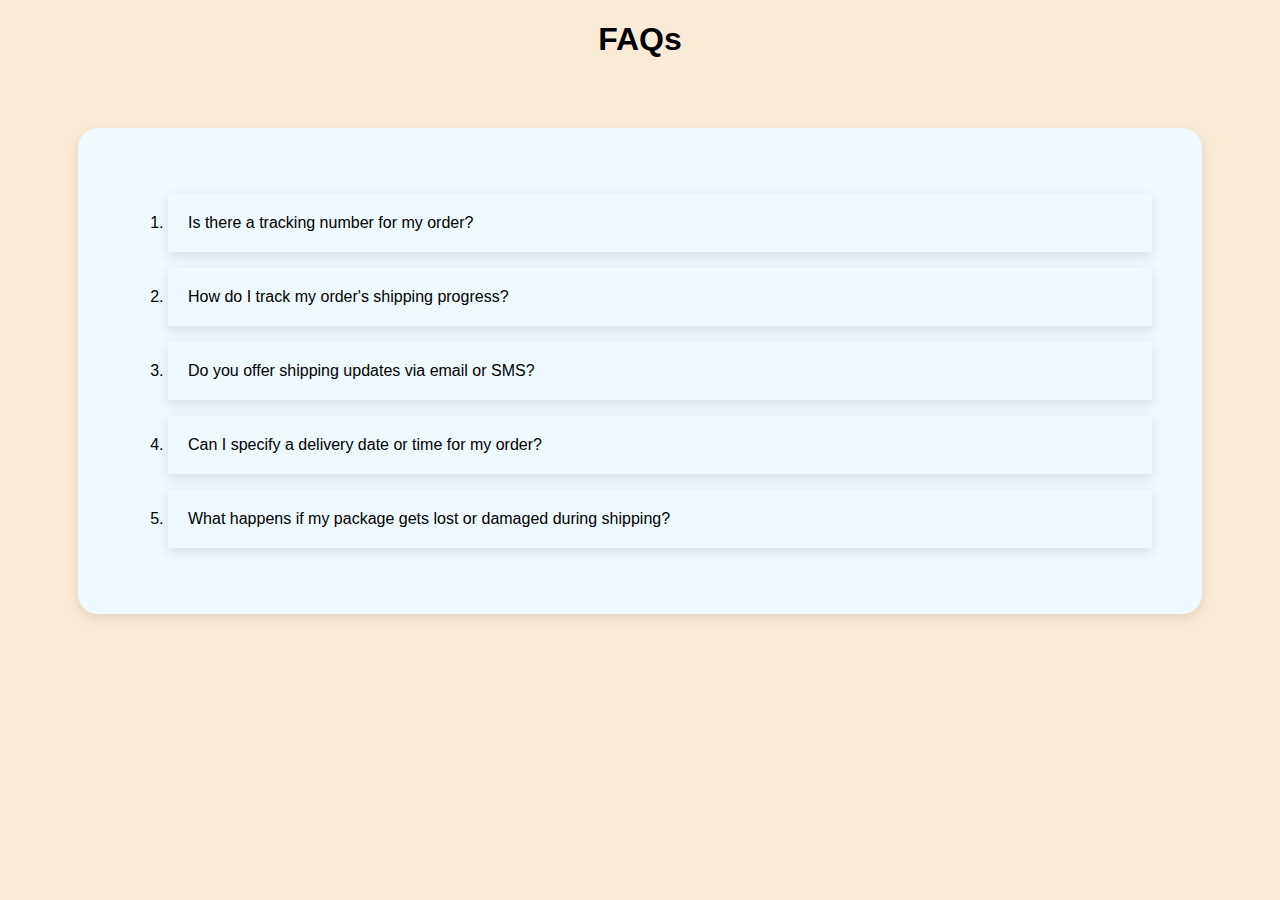
<file: Dynamic-faq-accordion/index.html>
<!DOCTYPE html>
<html lang="en">
<head>
    <meta charset="UTF-8">
    <meta name="viewport" content="width=device-width, initial-scale=1.0">
    <title>FAQ</title>
    <link rel="stylesheet"  href="styles.css">
    <script src="https://code.jquery.com/jquery-3.6.0.min.js"></script>
    <script src="script.js"></script>
    
</head>
<body>
    <h1 align="center">FAQs</h1>
    <div class="container">
        <ol>
            <li>
              <p class="question">Is there a tracking number for my order?</p>
              <div class="answer" style="display: none;">
                Yes, you will receive a tracking number via email once your order ships.
              </div>
            </li>
          
            <li>
              <p class="question">How do I track my order's shipping progress?</p>
              <div class="answer" style="display: none;">
                You can track your order on the courier's website using the tracking number.
              </div>
            </li>
          
            <li>
              <p class="question">Do you offer shipping updates via email or SMS?</p>
              <div class="answer" style="display: none;">
                Yes, we offer both. You can choose during checkout.
              </div>
            </li>
          
            <li>
              <p class="question">Can I specify a delivery date or time for my order?</p>
              <div class="answer" style="display: none;">
                Currently, you can't specify an exact time, but you can add a note.
              </div>
            </li>
          
            <li>
              <p class="question">What happens if my package gets lost or damaged during shipping?</p>
              <div class="answer" style="display: none;">
                Contact our support and we will resolve it immediately.
              </div>
            </li>
          </ol>          
    </div>
</body>
</html>
</file>
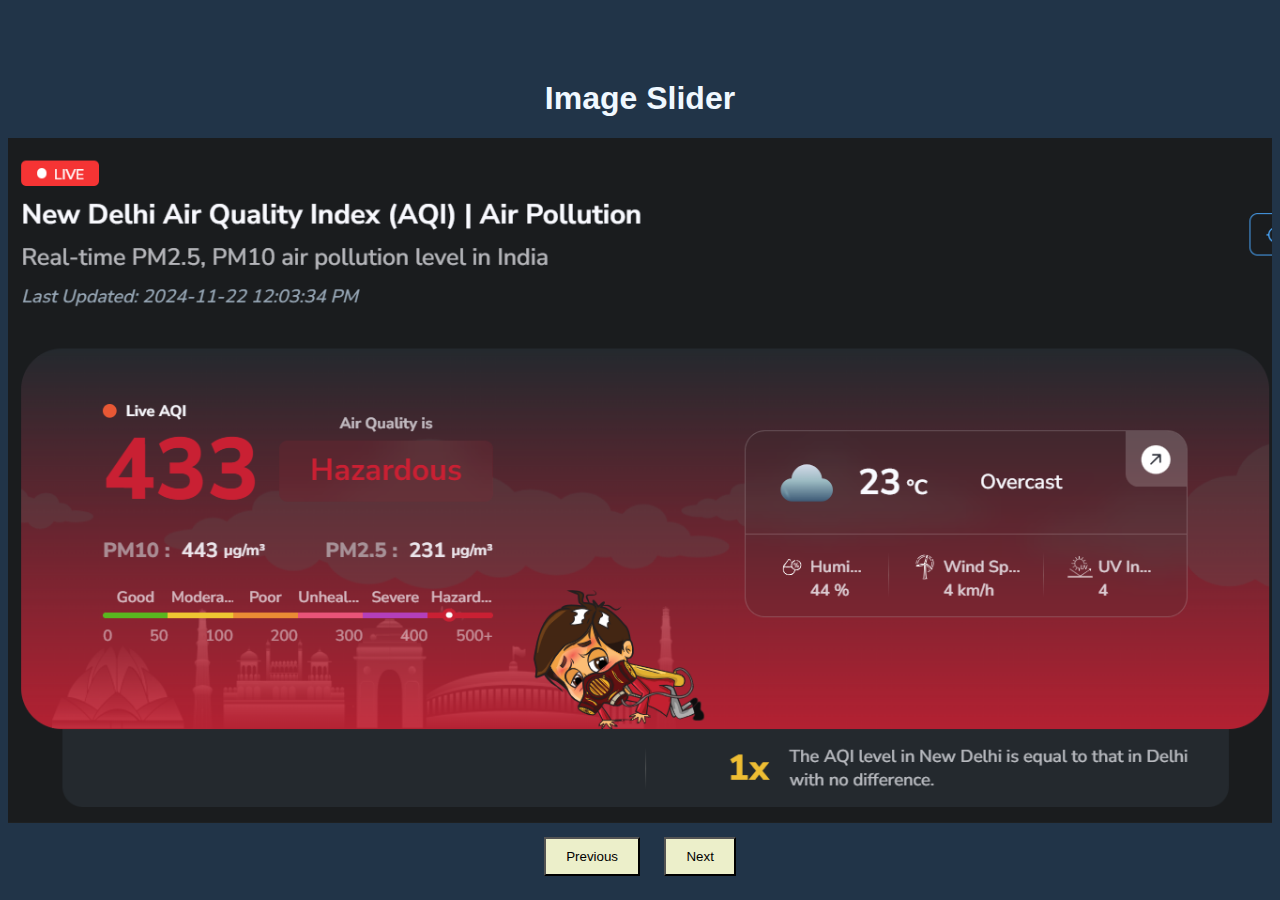
<file: Image-Slider/index.html>
<!DOCTYPE html>
<html lang="en">
<head>
    <meta charset="UTF-8">
    <meta name="viewport" content="width=device-width, initial-scale=1.0">
    <title>Image Slider</title>
    <link rel="stylesheet" href="style.css">
    <script src="https://code.jquery.com/jquery-3.6.0.min.js"></script>
    <script src="script.js"></script>
</head>
<body>
    <h1>Image Slider</h1>
    <div class="slider">
        <img src="Screenshot 2024-11-22 122518.png" alt="Image 1" class="slide">
        <img src="Screenshot 2025-04-21 123601.png" alt="Image 2" class="slide">
        <img src="Screenshot 2025-01-20 150605.png" alt="Image 3" class="slide">
    </div>
    <button class="prev" onclick="moveSlide(-1)">Previous</button>
    <button class="next" onclick="moveSlide(1)">Next</button>
</body>
</html>
</file>
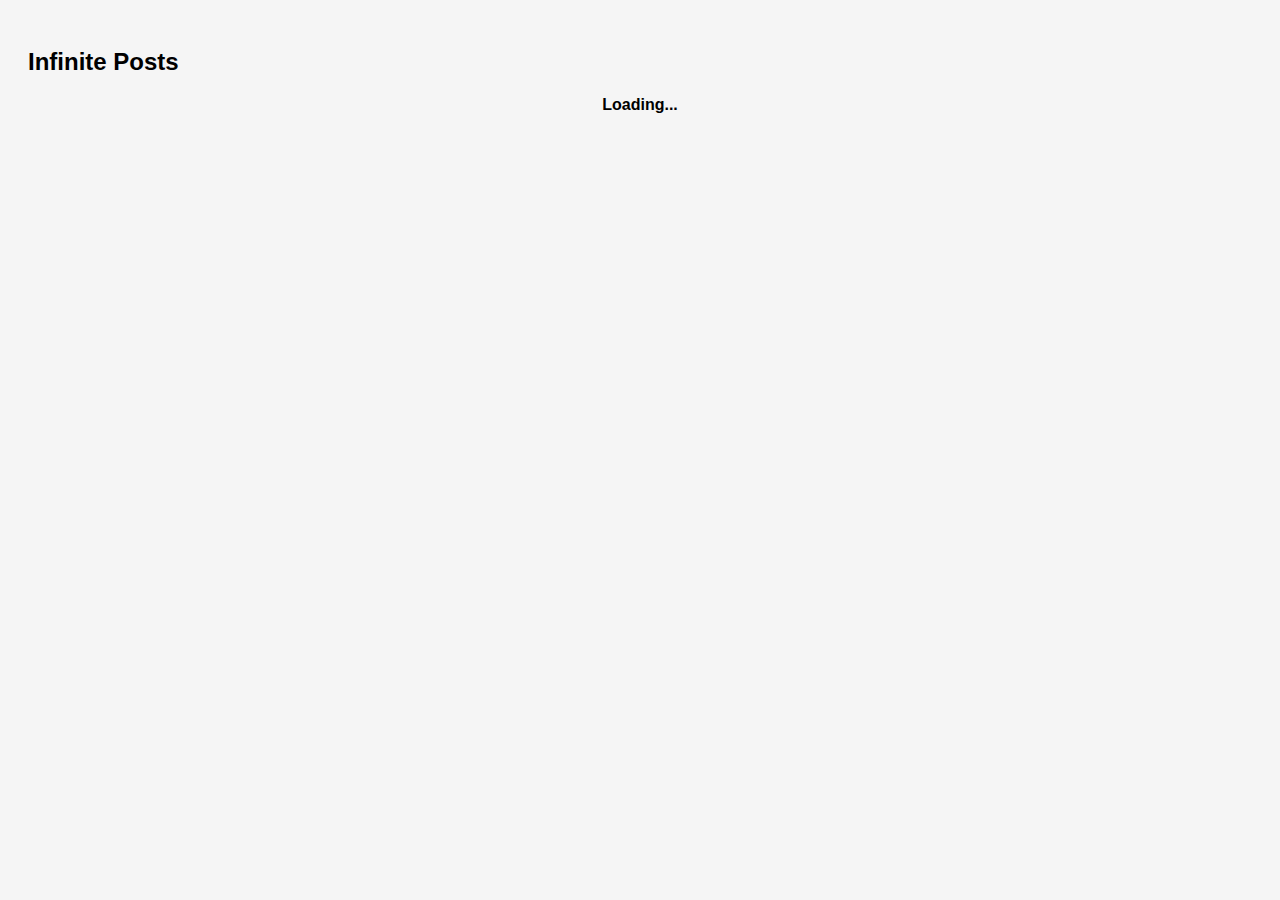
<file: infinite-scroll/index.html>
<!DOCTYPE html>
<html lang="en">
<head>
  <meta charset="UTF-8">
  <title>Infinite Scroll</title>
  <link rel="stylesheet" href="style.css">
  <script src="https://code.jquery.com/jquery-3.6.0.min.js"></script>
</head>
<body>

  <h2>Infinite Posts</h2>
  <div id="posts"></div>
  <div id="loading">Loading...</div>

  <script src="script.js"></script>
</body>
</html>
</file>
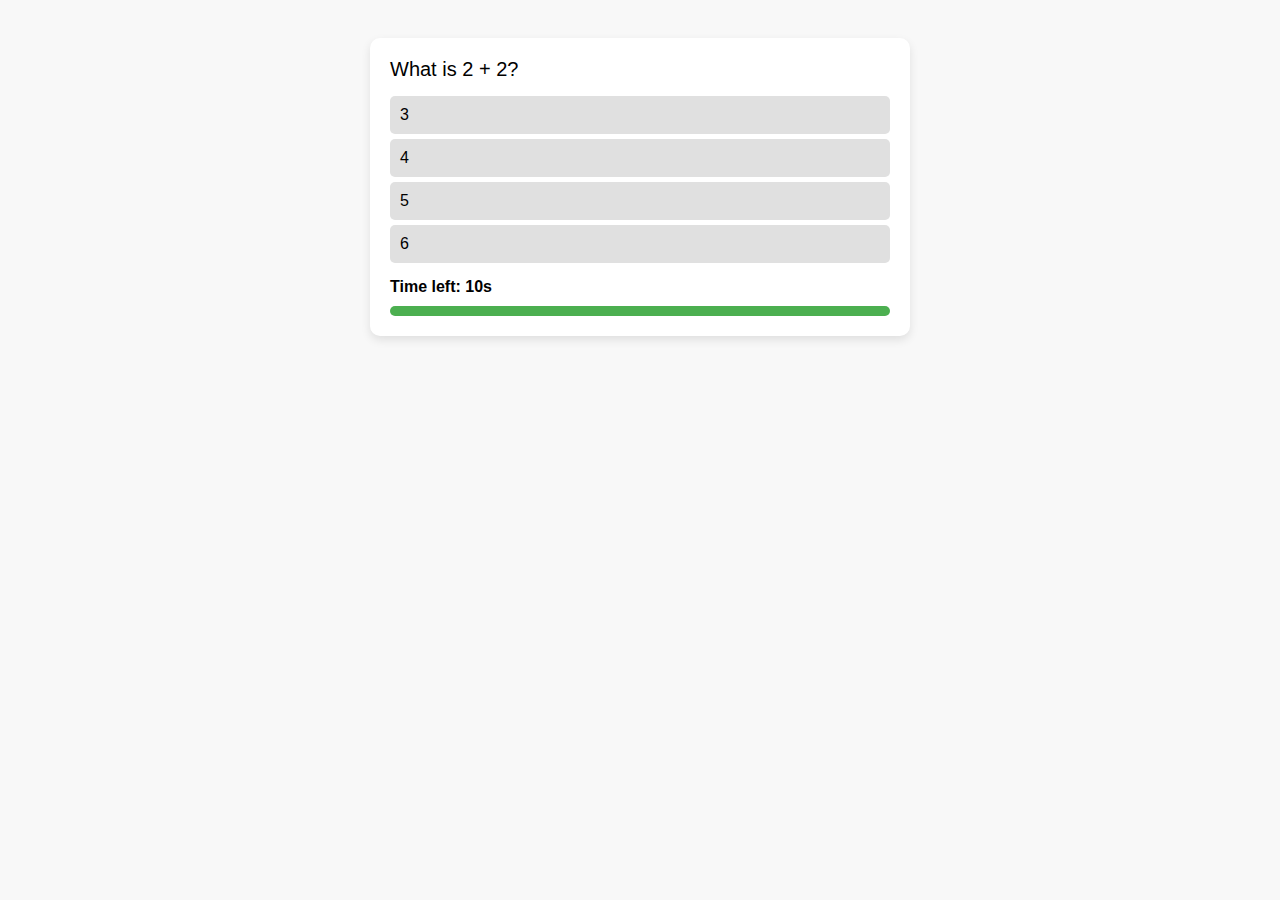
<file: Interactive-Quiz/index.html>
<!DOCTYPE html>
<html lang="en">
<head>
  <meta charset="UTF-8">
  <title>Quiz App</title>
  <link rel="stylesheet" href="style.css">
  <script src="https://code.jquery.com/jquery-3.6.0.min.js"></script>
  <script src="script.js"></script>
</head>
<body>

  <div id="quiz-container">
    <div id="question">Question goes here</div>

    <div id="options">
      <!-- Options will be inserted here dynamically -->
    </div>

    <div id="timer">Time left: 10</div>

    <div id="progressBarContainer">
      <div id="progressBar"></div>
    </div>
  </div>

  <div id="result" style="display: none;">
    <h2>Quiz Complete!</h2>
    <p>Your Score: <span id="score"></span></p>
  </div>

</body>
</html>
</file>
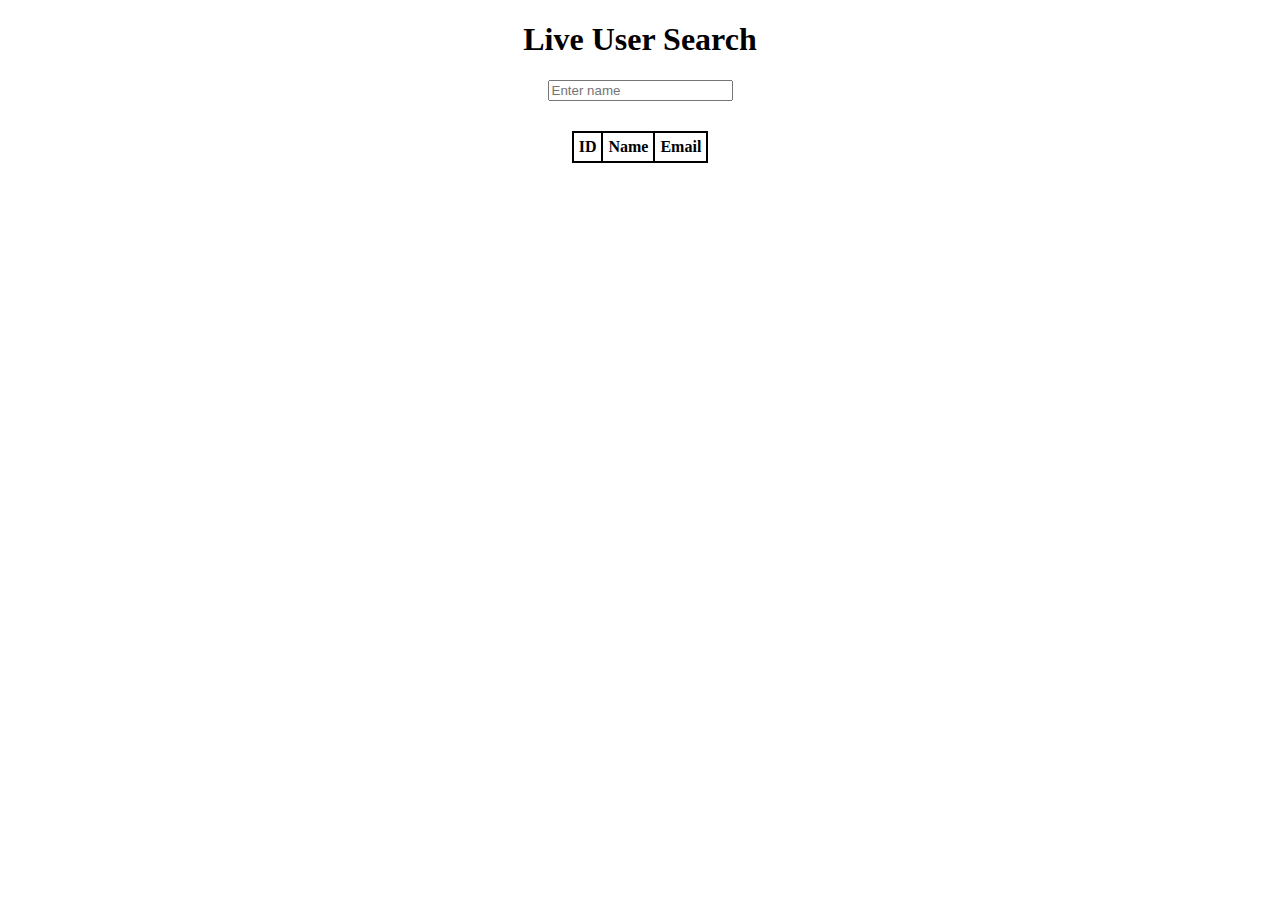
<file: Live-User-Search/index.html>
<!DOCTYPE html>
<html lang="en">
<head>
    <meta charset="UTF-8">
    <meta name="viewport" content="width=device-width, initial-scale=1.0">
    <title>Live User Search</title>
    <link rel="stylesheet" href="style.css">
    <script src="https://code.jquery.com/jquery-3.6.0.min.js"></script>
    <script src="script.js"></script>
</head>
<body>
    <h1>Live User Search</h1>
    <input id="user" placeholder="Enter name" type="text" oninput="operation()">
    <table class="table">
        <thead>
            <th>ID</th>
            <th>Name</th>
            <th>Email</th>
        </thead>
        <tbody>
    
        </tbody>
    </table>
</body>
</html>
</file>
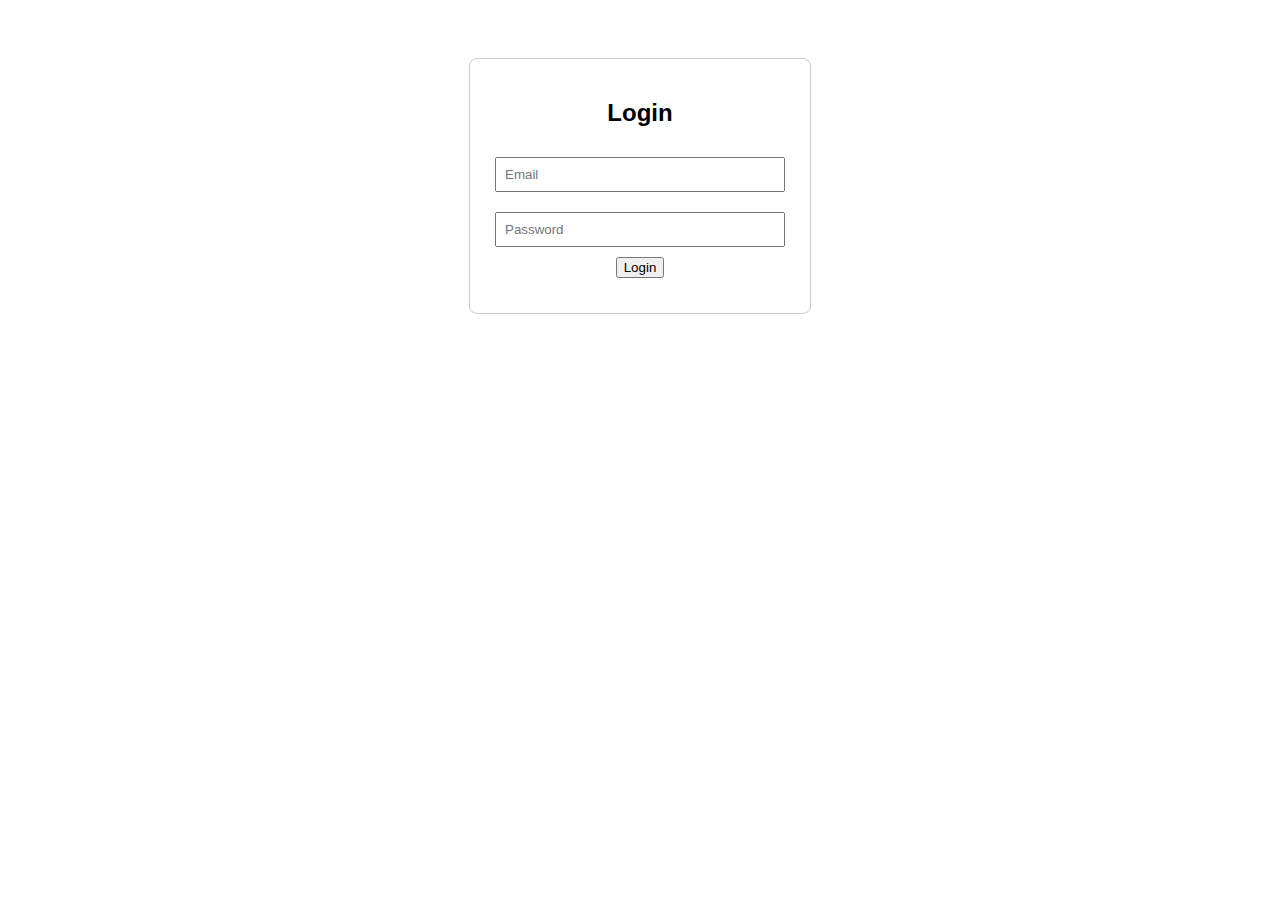
<file: Login-Form-Validation(AJAX)/index.html>
<!DOCTYPE html>
<html lang="en">
<head>
  <meta charset="UTF-8">
  <title>AJAX Login</title>
  <link rel="stylesheet" href="style.css">
  <script src="https://code.jquery.com/jquery-3.6.0.min.js"></script>
</head>
<body>

  <div class="login-container">
    <h2>Login</h2>
    <form id="loginForm">
      <input type="email" id="email" placeholder="Email" required><br>
      <input type="password" id="password" placeholder="Password" required><br>
      <button type="submit">Login</button>
    </form>

    <div id="message"></div>
  </div>

  <script>
    $(document).ready(function () {
      $('#loginForm').submit(function (e) {
        e.preventDefault();

        var email = $('#email').val();
        var password = $('#password').val();

        $('#message').html("Loading...");

        $.ajax({
          url: 'login.php',
          type: 'POST',
          data: { email: email, password: password },
          success: function (response) {
            $('#message').hide().html(response).fadeIn();
          },
          error: function () {
            $('#message').html("Error occurred.");
          }
        });
      });
    });
  </script>

</body>
</html>
</file>
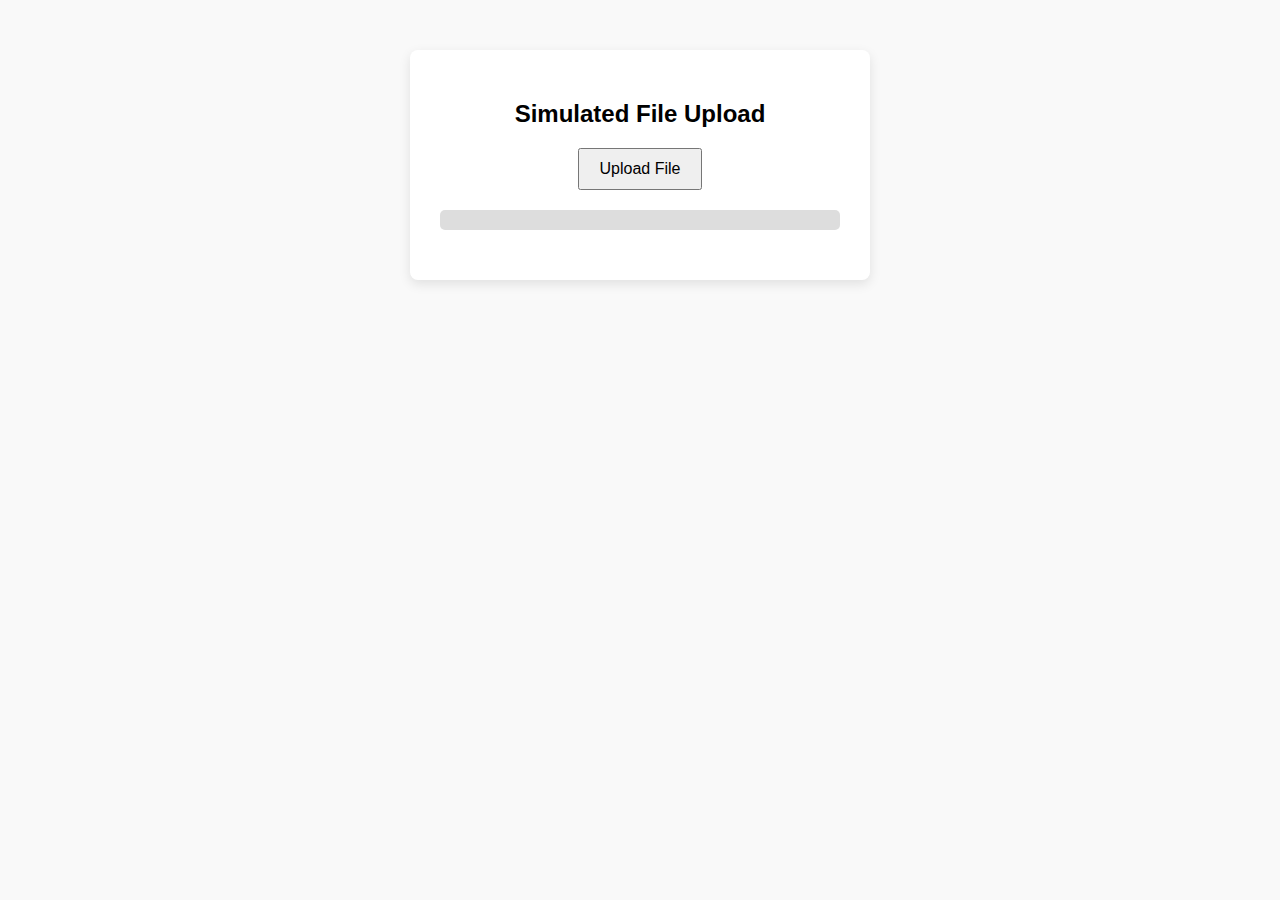
<file: Progress-bar/index.html>
<!DOCTYPE html>
<html lang="en">
<head>
  <meta charset="UTF-8">
  <title>File Upload Simulation</title>
  <link rel="stylesheet" href="style.css">
  <script src="https://code.jquery.com/jquery-3.6.0.min.js"></script>
  <script src="script.js"></script>
</head>
<body>

  <div class="upload-container">
    <h2>Simulated File Upload</h2>
    <button id="uploadBtn">Upload File</button>

    <div id="progressBarContainer">
      <div id="progressBar"></div>
    </div>

    <div id="message">Upload Complete!</div>
  </div>

</body>
</html>
</file>
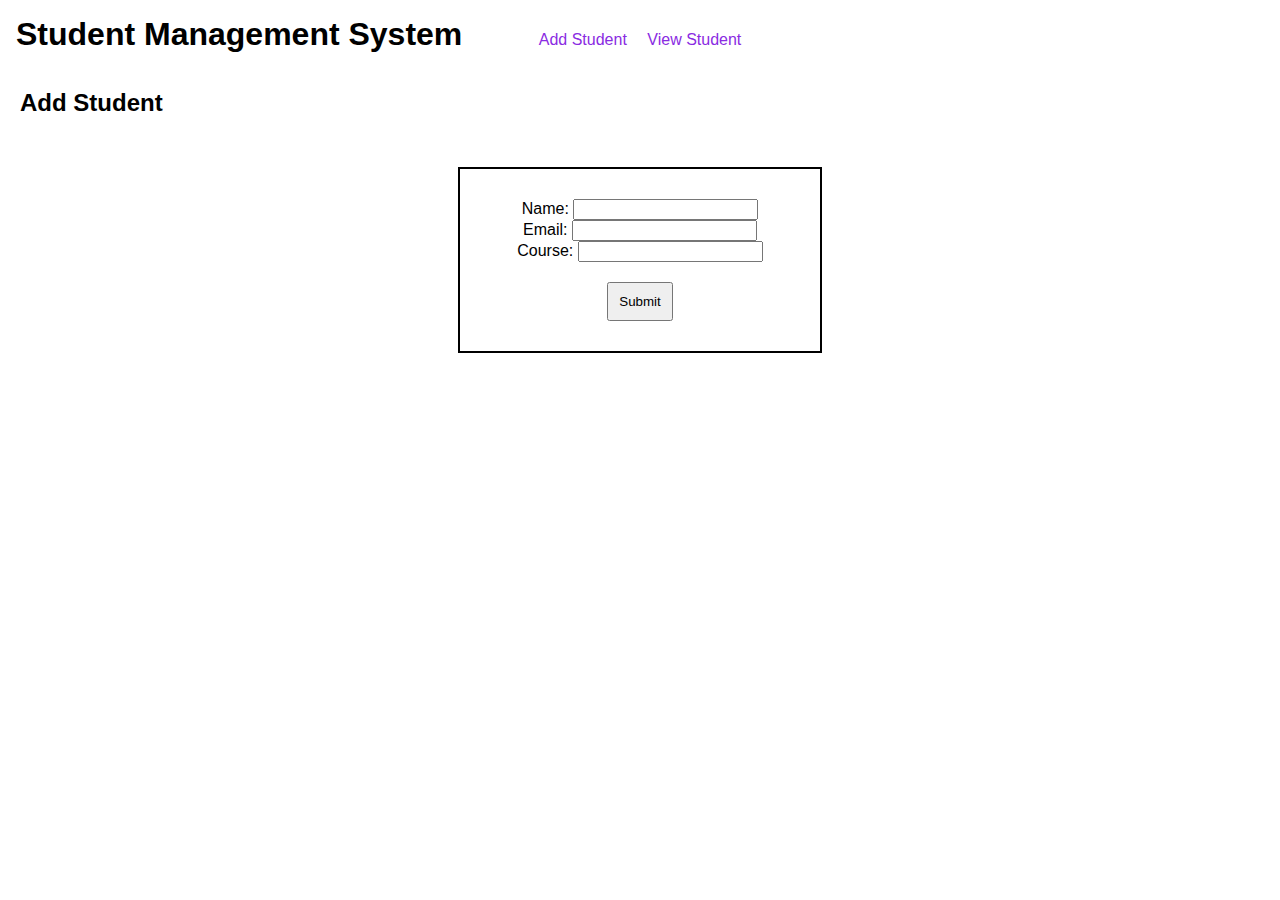
<file: Student-Management-Ssytem/index.html>
<!DOCTYPE html>
<html lang="en">
<head>
    <meta charset="UTF-8">
    <meta name="viewport" content="width=device-width, initial-scale=1.0">
    <title>Student Management</title>
    <link rel="stylesheet" href="css/style.css">
    <script src="https://code.jquery.com/jquery-3.6.0.min.js"></script>
    <script src="js/script.js"></script>
</head>
<body>
    <nav>
        <h1>Student Management System</h1>
        <ul>
            <li><a href="#">Add Student</a></li>
            <li><a href="#">View Student</a></li>
        </ul>
    </nav>

    <section id="form-section">
        <h2>Add Student</h2>
        <form id="student-form">
            <label for="name">Name:</label>
            <input type="text" id="name"><br>
            <label for="email">Email:</label>
            <input type="email" id="email"><br>
            <label for="course">Course:</label>
            <input type="text" id="course"><br>

            <button type="submit">Submit</button>
        </form>
    </section>
</body>
</html>
</file>
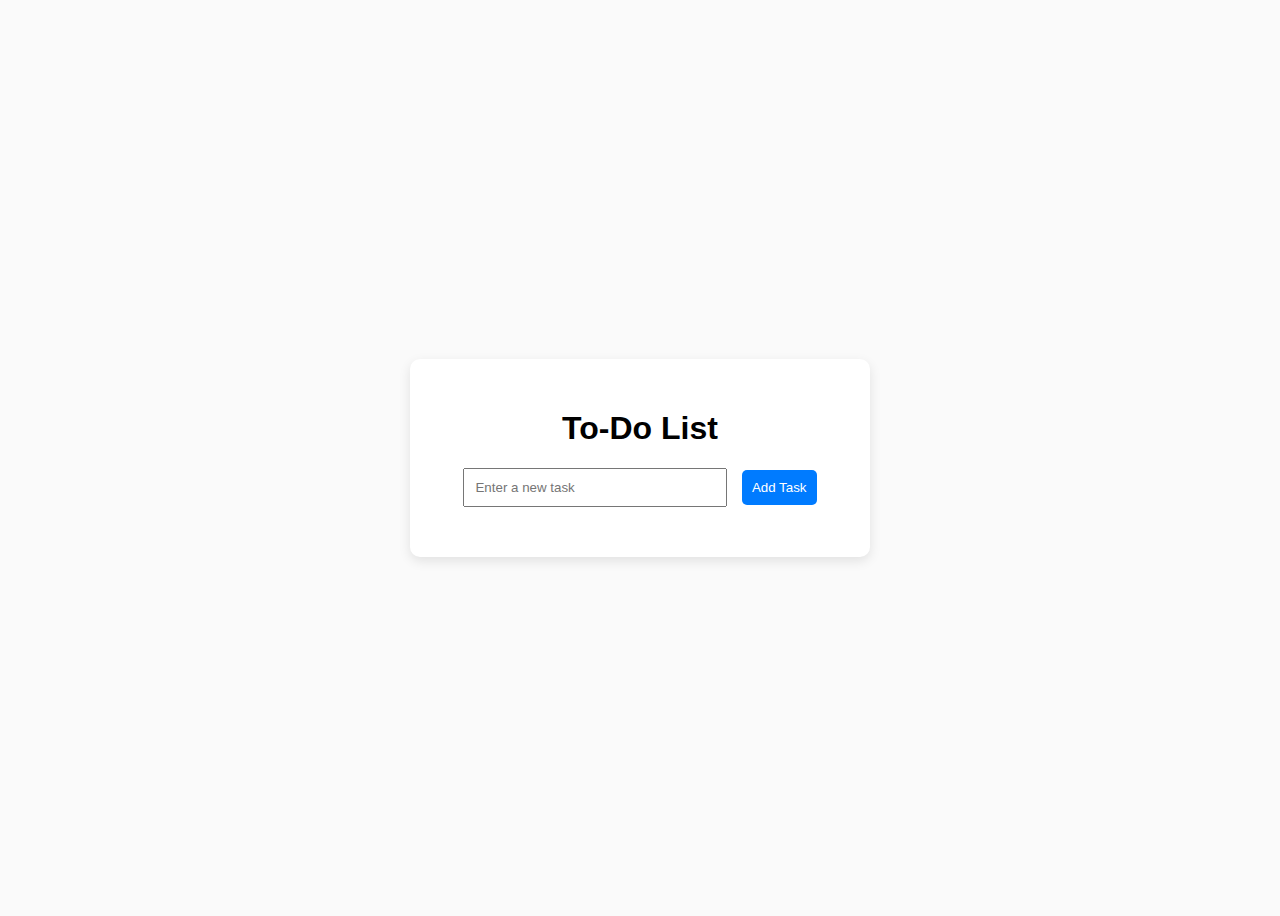
<file: To-do/index.html>
<!DOCTYPE html>
<html lang="en">
<head>
  <meta charset="UTF-8" />
  <meta name="viewport" content="width=device-width, initial-scale=1.0" />
  <title>Dynamic To-Do List</title>
  <link rel="stylesheet" href="style.css" />
  <script src="https://code.jquery.com/jquery-3.6.0.min.js"></script>
</head>
<body>
  <div class="container">
    <h1>To-Do List</h1>
    <input type="text" id="taskInput" placeholder="Enter a new task" />
    <button id="addBtn">Add Task</button>
    <ul id="taskList"></ul>
  </div>
  <script src="script.js"></script>
</body>
</html>
</file>
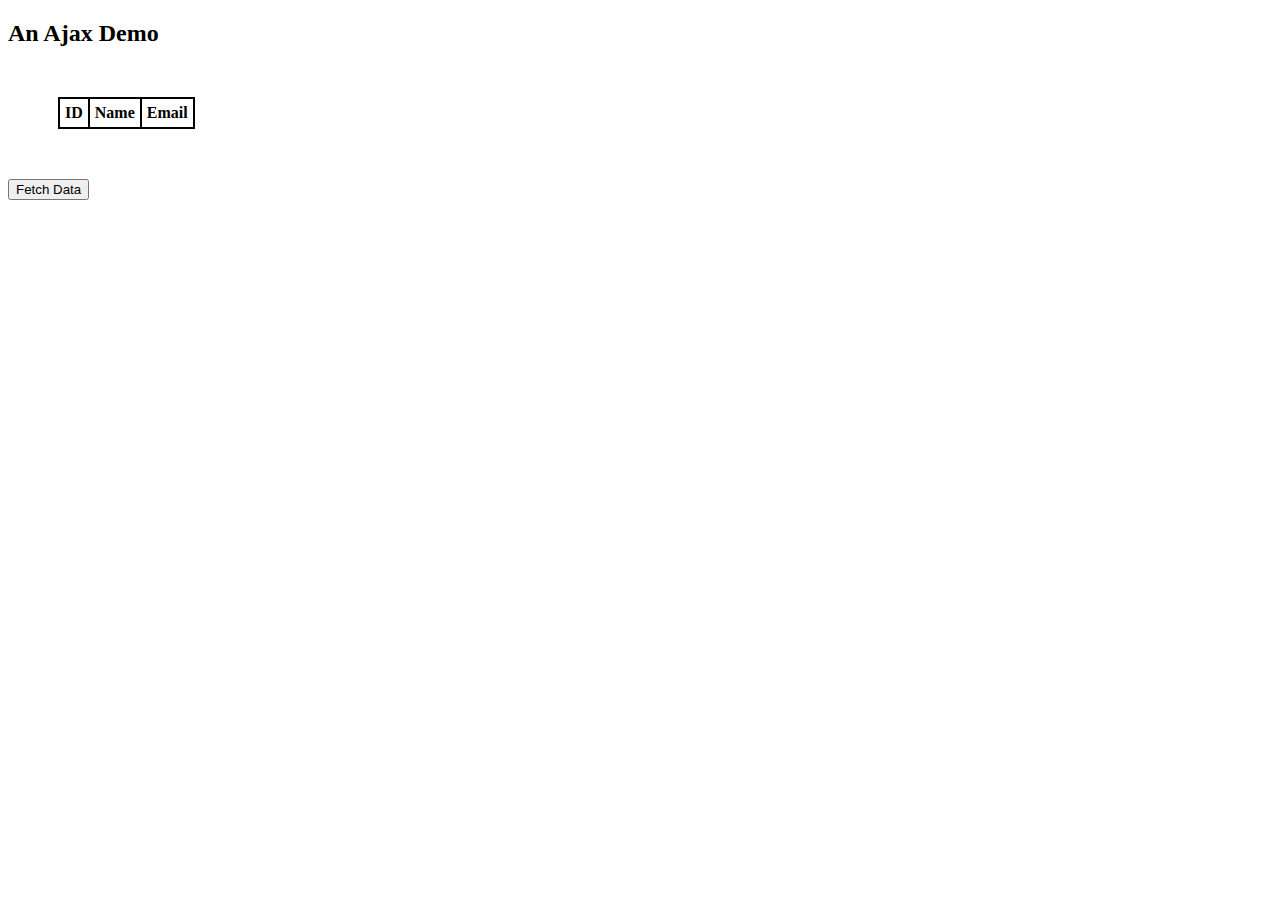
<file: Exercises/ajax.html>
<!DOCTYPE html>
<html lang="en">
<head>
    <meta charset="UTF-8">
    <meta name="viewport" content="width=device-width, initial-scale=1.0">
    <title>Document</title>
    <link rel="stylesheet" href="style_ajax.css">
    <script src="https://ajax.googleapis.com/ajax/libs/jquery/3.7.1/jquery.min.js"></script>
    <script src="ajax.js"></script>
    
</head>
<body>
    <h2>An Ajax Demo</h2>
    <div>
    <table class="table">
        <thead>
            <tr>
                <th>ID</th>
                <th>Name</th>
                <th>Email</th>
            </tr>
        </thead>
        <tbody>
            
        </tbody>
    </table>
    <button class="button" id="fetchbtn" onclick="operation()">Fetch Data</button>
    </div>
</body>
</html>
</file>
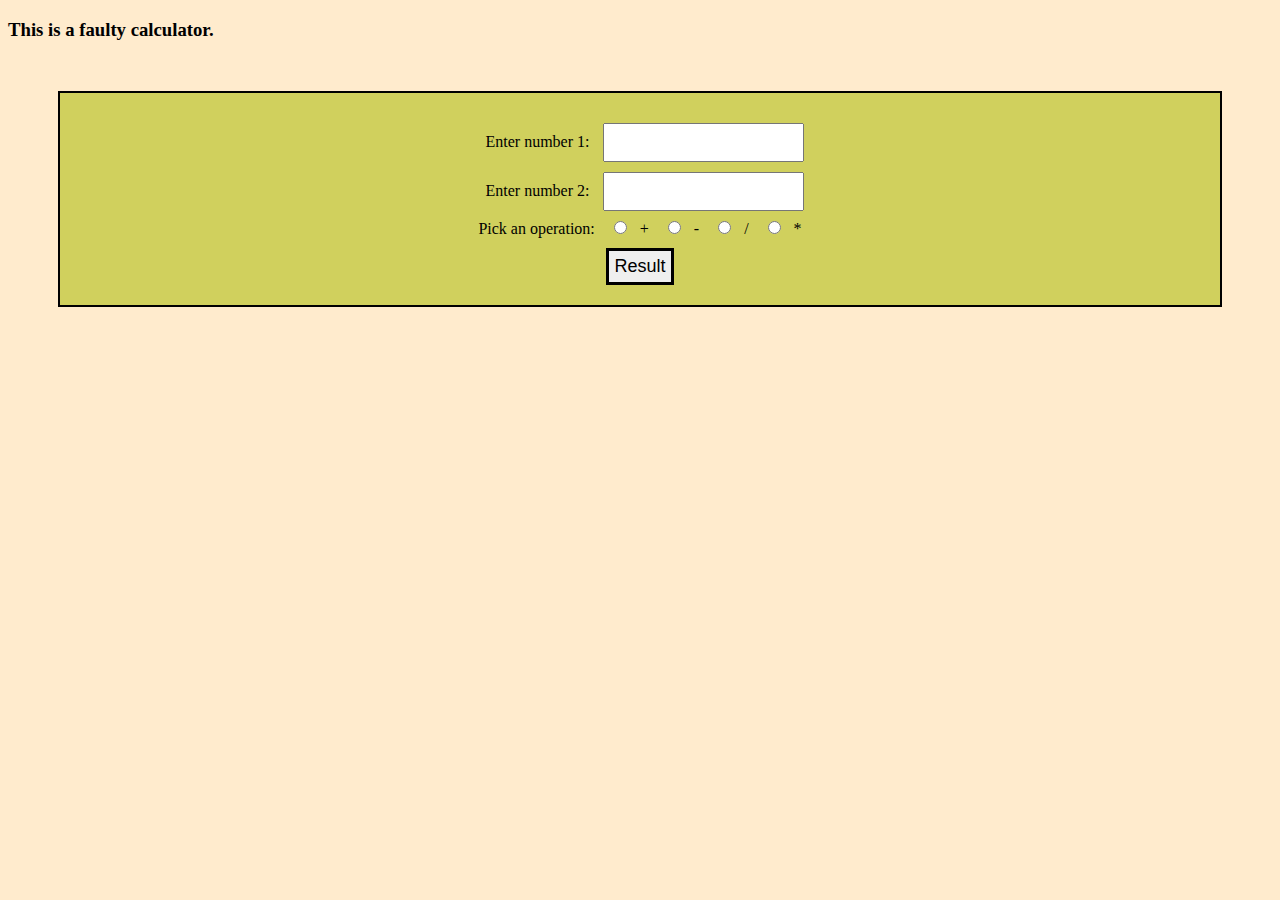
<file: Exercises/faulty_calci.html>
<!DOCTYPE html>
<html lang="en">
<head>
    <meta charset="UTF-8">
    <meta name="viewport" content="width=device-width, initial-scale=1.0">
    <title>Faulty Calculator</title>
    <style>
        body{
            background-color: blanchedalmond;
            font-family: Georgia, 'Times New Roman', Times, serif;
        }
        form{
            padding: 20px;
            margin: 50px;
            border: 2px solid;
            background-color: rgb(208, 208, 93);
        }
        label,input{
            padding: 10px;
            margin-top: 10px;
        }
        button{
            padding: 5px;
            margin-top: 10px;
            font-size: large;
            border: 3px solid;
        }
    </style>
</head>
<body>
    <h3>This is a faulty calculator.</h3>
    <form align="center">
        <label for="input1">Enter number 1:</label>
        <input type="number" id="input1"><br>

        <label for="input2">Enter number 2:</label>
        <input type="number" id="input2"><br>

        <label for="operation">Pick an operation:</label>

        <input type="radio" id="plus" name="op" value="plus"><label for="plus">+</label>
        <input type="radio" id="minus" name="op" value="minus"><label for="minus">-</label>
        <input type="radio" id="divide" name="op" value="divide"><label for="divide">/</label>
        <input type="radio" id="multiply" name="op" value="multiply"><label for="multiply">*</label>
        
        <br><button type="button" onclick="operation()">Result</button>
    </form>
    <div id="output"></div>

    <script>
        function operation(){
            let a=Math.random();
            let num1=+document.getElementById("input1").value;
            let num2=+document.getElementById("input2").value;
            let op=document.querySelector('input[name="op"]:checked')?.value;
            let result;
            if (a>0.1){
                switch(op){
                    case 'plus': result=num1+num2;break;
                    case 'minus':result=num1-num2;break;
                    case 'divide':result=num1/num2;break;
                    case 'multiply':result=num1*num2;break;
                }
            }
            else{
                switch(op){
                    case 'plus': result=num1-num2;break;
                    case 'minus':result=num1/num2;break;
                    case 'divide':result=num1**num2;break;
                    case 'multiply':result=num1+num2;break;
                }
            }
            document.getElementById("output").textContent="Result:"+result;
        }
    </script>
    
</body>
</html>
</file>
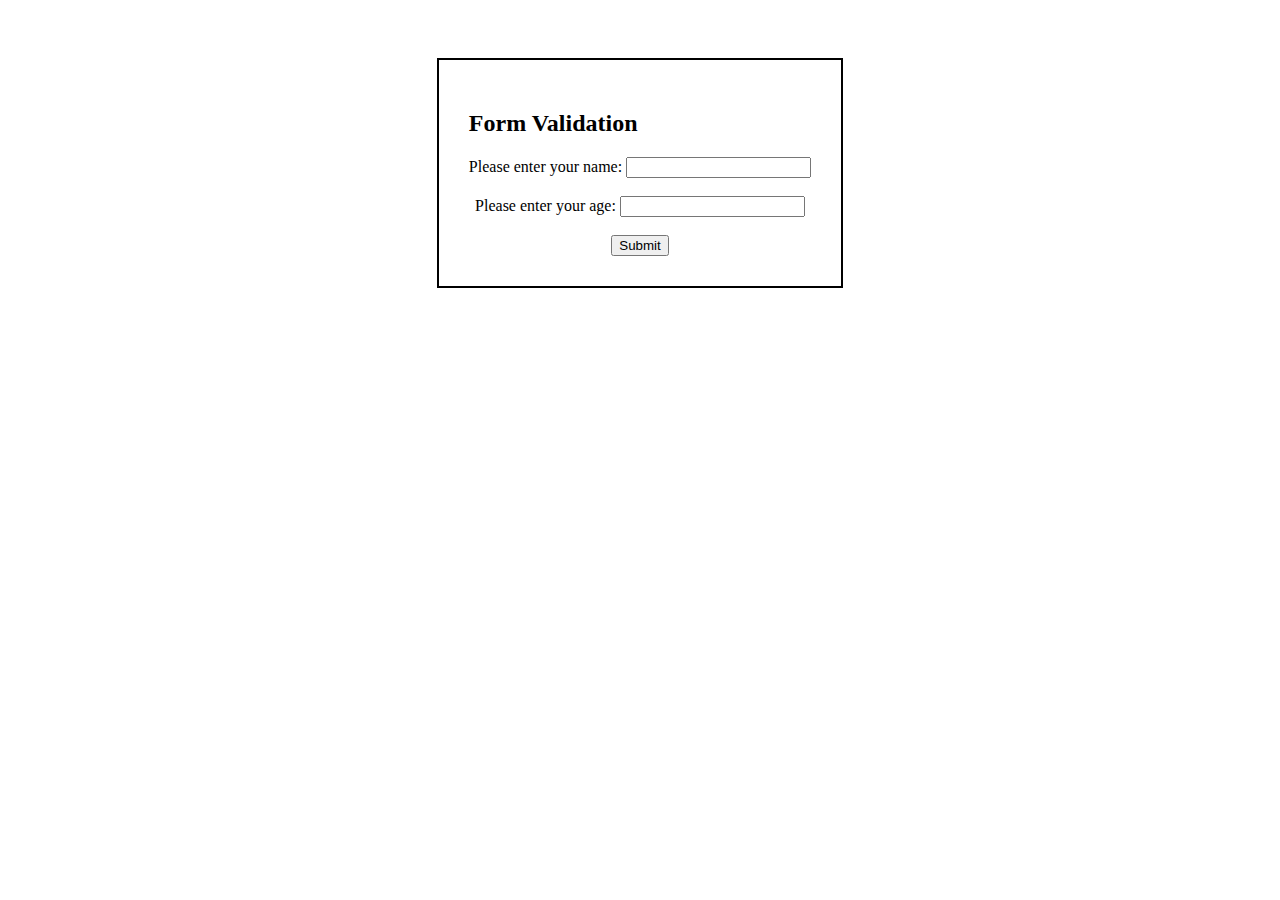
<file: Exercises/form-validation.html>
<!DOCTYPE html>
<html lang="en">
<head>
    <meta charset="UTF-8">
    <meta name="viewport" content="width=device-width, initial-scale=1.0">
    <title>Form Validation</title>
    <style>
        
        body{
            display: flex;
            justify-content: center;
            align-items: center;
        }
        .form{
            border: 2px solid;
            margin: 50px auto ;
            padding: 30px;

        }
    </style>
</head>
<body>
    <div class="form">
        <h2>Form Validation</h2>
        <form align="center">
            <label for="name">Please enter your name:</label>
            <input type="text" id="name">
            <br><br>
            <label for="age">Please enter your age:</label>
            <input type="number" id="age">
            <br><br>
            <button type="button" id="button" onclick="operation()">Submit</button>
        </form>
        <div id="output"></div>
    </div>
    
    <script>
        function operation(){
            let name=document.getElementById("name").value;
            let age=+document.getElementById("age").value;
            if (name=="" || typeof name!="string"){
                alert("Invalid name");
                return false;
            }
            if (age==null || age==0 || typeof age!="number"){
                alert("Invalid age");
                return false;
            }
            else{
                document.getElementById("output").textContent="Hello "+name+". You are "+age+" years old.";
            }
        }
    </script>
</body>
</html>
</file>
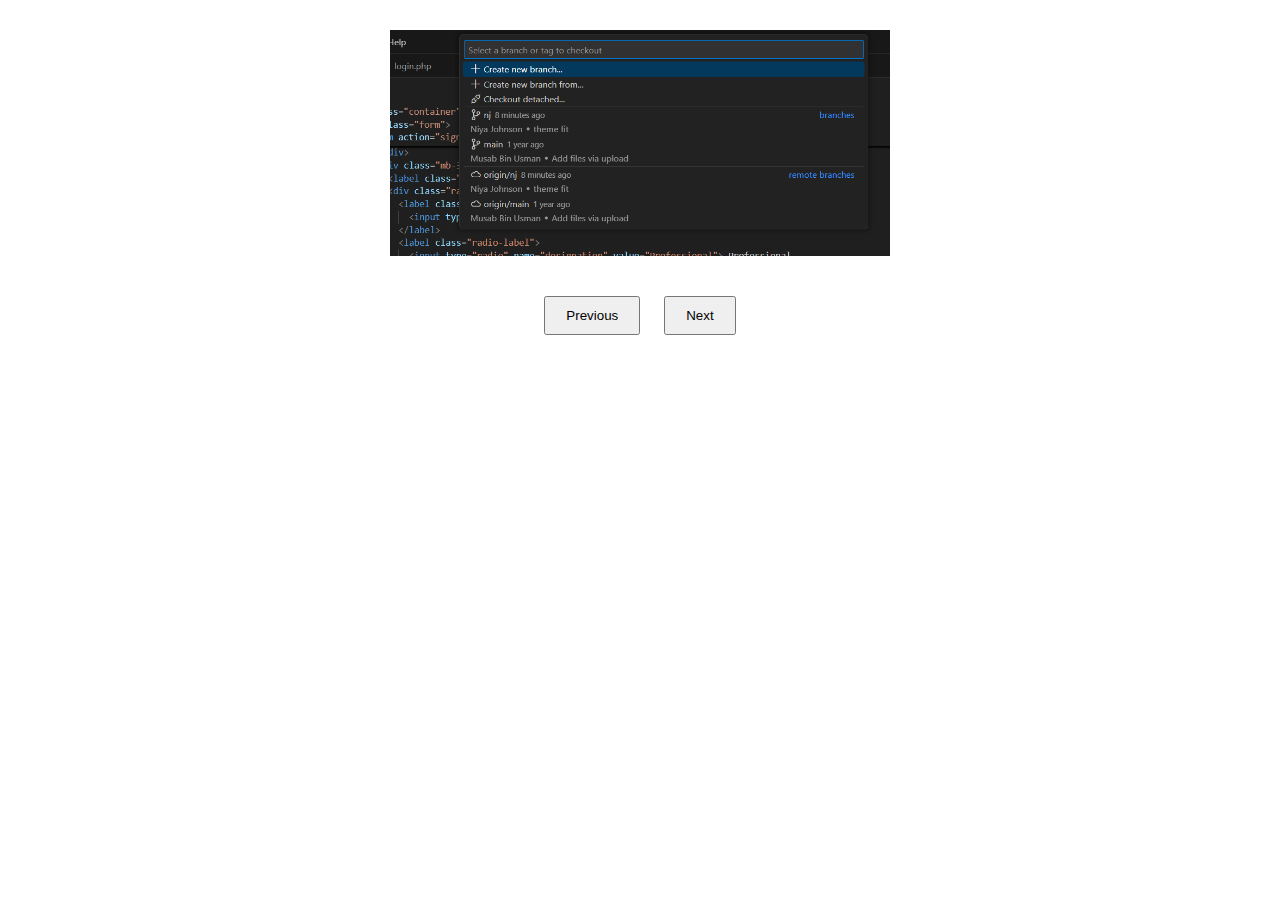
<file: Exercises/image-carousel.html>
<!DOCTYPE html>
<html lang="en">
<head>
  <meta charset="UTF-8" />
  <meta name="viewport" content="width=device-width, initial-scale=1.0"/>
  <title>Image Carousel</title>
  <style>
    #image {
      width: 500px;
      padding: 10px;
      display: block;
      margin: 20px auto;
    }

    .buttons {
      text-align: center;
      padding: 10px;
    }

    button {
      margin: 0 10px;
      padding: 10px 20px;
    }
  </style>
</head>
<body>
  <img id="image" src="image1 (1).png" alt="Carousel Image" />

  <div class="buttons">
    <button onclick="prev()">Previous</button>
    <button onclick="next()">Next</button>
  </div>

  <script>
    const images = [
      "image1 (1).png",
      "image1 (2).png",
      "image1 (3).png",
      "image1 (4).png",
      "image1 (5).png"
    ];

    let currentIndex = 0;

    function showImage(index) {
      document.getElementById("image").src = images[index];
    }

    function prev() {
      currentIndex = (currentIndex - 1 + images.length) % images.length;
      showImage(currentIndex);
    }

    function next() {
      currentIndex = (currentIndex + 1) % images.length;
      showImage(currentIndex);
    }
  </script>
</body>
</html>
</file>
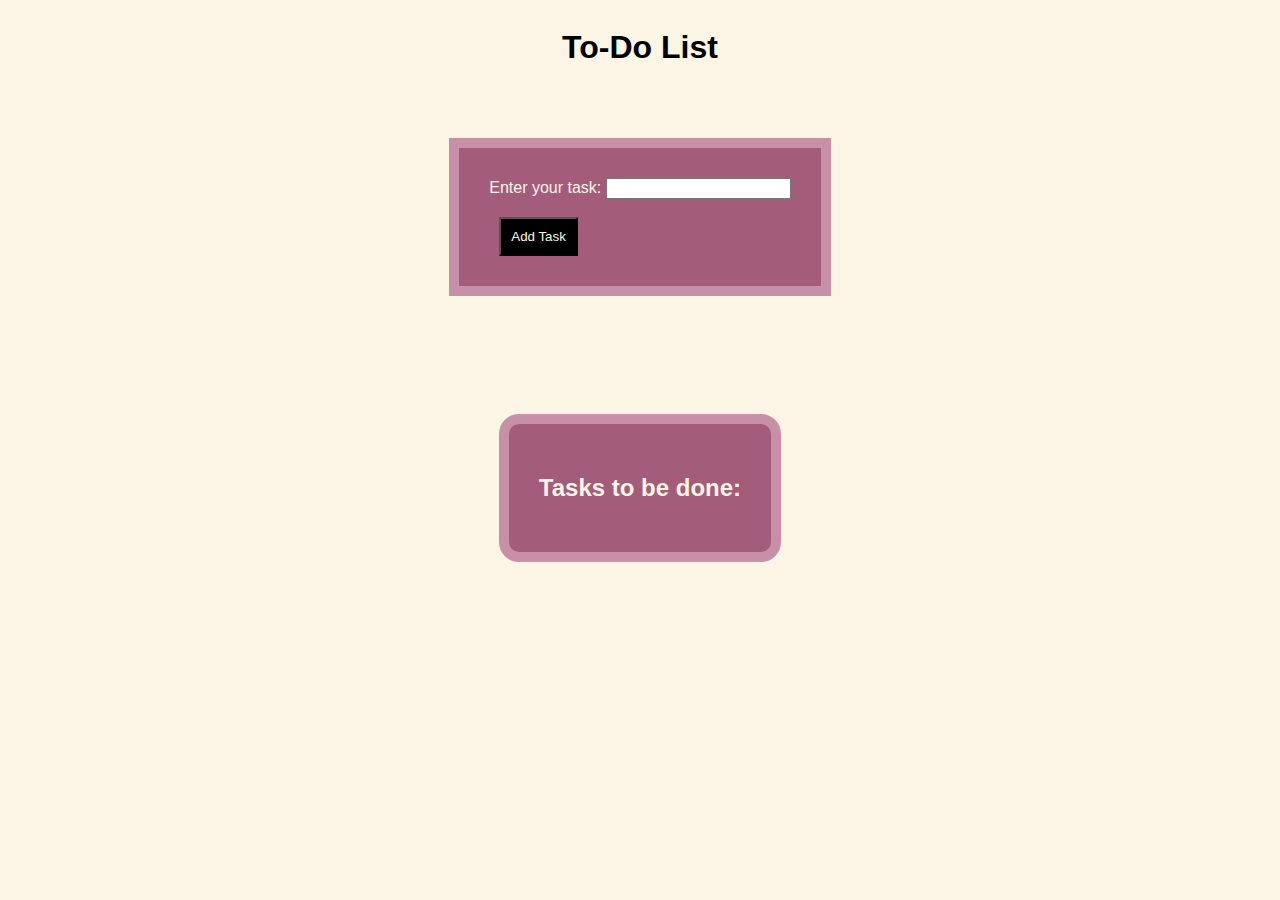
<file: Exercises/todo_list.html>
<!DOCTYPE html>
<html lang="en">
<head>
    <meta charset="UTF-8">
    <meta name="viewport" content="width=device-width, initial-scale=1.0">
    <title>Simple to-do list</title>
    <style>
        body{
            font-family: 'Segoe UI', Tahoma, Geneva, Verdana, sans-serif;
            background-color: #FBF5E5;
            display: grid;
        }
        .add{
            border: 10px solid;
            border-color: #C890A7;
            margin: 50px auto;
            padding: 30px;
            background-color: #A35C7A;
            color: #FBF5E5;
        }
        .delete{
            border: 10px solid;
            border-color: #C890A7;
            margin: 50px auto;
            padding: 30px;
            background-color: #A35C7A;
            color: #FBF5E5;
            border-radius: 20px;
        }
        button{
            background-color: black;
            color: #FBF5E5;
            padding: 10px;
            cursor: pointer;
            margin-left: 10px;
        }
        #taskList li {
            margin-bottom: 10px;
            display: flex;
            justify-content: space-between;
            align-items: center;
        }
    </style>
</head>
<body>
    <h1 align="center">
        To-Do List
    </h1>
    <div class="add">
        <form id="taskForm">
            <label for="Task">Enter your task:</label>
            <input id="Task" type="text"><br><br>
            <button type="button" onclick="addTask()">Add Task</button>
        </form>
    </div>
    <br>
    <div class="delete">
        <h2>Tasks to be done:</h2>
        <ul id="taskList"></ul>
    </div>

    <script>
        function addTask(){
            const input = document.getElementById("Task");
            const result = input.value.trim();
            
            // Don't add empty tasks
            if (result === "") {
                return;
            }

            const li = document.createElement("li");
            
            // Create a span for the task text
            const taskText = document.createElement("span");
            taskText.textContent = result;
            li.appendChild(taskText);
            
            // Create delete button
            const deleteButton = document.createElement("button");
            deleteButton.textContent = "Delete";
            deleteButton.onclick = function(){
                li.remove();
            };

            li.appendChild(deleteButton);
            document.getElementById("taskList").appendChild(li);
            
            // Clear the input field
            input.value = "";
            
            // Return focus to input field
            input.focus();
        }
        
    </script>
</body>
</html>
</file>
<file: Dynamic-faq-accordion/styles.css>
body{
    font-family:'Lucida Sans', 'Lucida Sans Regular', 'Lucida Grande', 'Lucida Sans Unicode', Geneva, Verdana, sans-serif;
    background-color: antiquewhite;
}

.container{
    background-color: aliceblue;
    margin: 70px;
    padding: 50px;
    box-shadow:0 4px 12px rgba(0, 0, 0, 0.1);
    border-radius: 20px;
}

.question{
    padding: 20px;
    box-shadow:0 4px 12px rgba(0, 0, 0, 0.1);
    cursor: pointer;
}

.answer{
    padding: 10px;
    font-style: italic;
}

.question.active{
    background-color: #e0f7fa;
}
</file>
<file: Image-Slider/style.css>
h1{
    color: aliceblue;
}
body{
    background-color: #213448;
    font-family: 'Gill Sans', 'Gill Sans MT', Calibri, 'Trebuchet MS', sans-serif;
    text-align: center;
    margin-top: 80px;
}

.slider-container{
    position: relative;
    width: 400px;
    margin:auto;
    background-color:#547792;
}

.slide{
    display: none;
    width: 100%;
    height:auto;
}

.prev,.next{
    font-family: 'Gill Sans', 'Gill Sans MT', Calibri, 'Trebuchet MS', sans-serif;
    margin:10px;
    padding: 10px 20px;
    cursor: pointer;
    background-color:#ECEFCA ;
}
</file>
<file: infinite-scroll/style.css>
body {
    font-family: Arial;
    padding: 20px;
    background-color: #f5f5f5;
  }
  
  #posts {
    max-width: 600px;
    margin: auto;
  }
  
  .post {
    background: white;
    padding: 15px;
    margin-bottom: 15px;
    box-shadow: 0 2px 6px rgba(0,0,0,0.1);
  }
  
  #loading {
    text-align: center;
    font-weight: bold;
    display: none;
  }
</file>
<file: Interactive-Quiz/style.css>
body {
    font-family:'Gill Sans', 'Gill Sans MT', Calibri, 'Trebuchet MS', sans-serif;
    padding: 30px;
    background-color: #f8f8f8;
  }
  
  #quiz-container, #result {
    max-width: 500px;
    margin: auto;
    background-color: white;
    padding: 20px;
    box-shadow: 0 4px 10px rgba(0, 0, 0, 0.1);
    border-radius: 10px;
  }
  
  #question {
    font-size: 20px;
    margin-bottom: 15px;
  }
  
  .option {
    background-color: #e0e0e0;
    margin: 5px 0;
    padding: 10px;
    cursor: pointer;
    border-radius: 5px;
  }
  
  .option:hover {
    background-color: #d0d0ff;
  }
  
  #timer {
    margin-top: 15px;
    font-weight: bold;
  }
  
  #progressBarContainer {
    width: 100%;
    height: 10px;
    background: #ddd;
    border-radius: 5px;
    margin-top: 10px;
    overflow: hidden;
  }
  
  #progressBar {
    width: 100%;
    height: 100%;
    background-color: #4caf50;
    transition: width 1s linear;
  }
</file>
<file: Live-User-Search/style.css>
body{
    font-family:cursive;
    margin: 0;
    padding: 0;
    text-align: center;
}

h1{
    text-align: center;
}

table{
   border-collapse: collapse;
   margin: 2px auto;
   margin-top: 30px;
   padding: 30px;
}

th,td{
    border: 2px solid;
    padding: 5px;
    margin: auto;
}
</file>
<file: Login-Form-Validation(AJAX)/style.css>
body {
    font-family: Arial;
    text-align: center;
    padding-top: 50px;
  }
  
  .login-container {
    width: 300px;
    margin: auto;
    padding: 20px;
    border: 1px solid #ccc;
    border-radius: 8px;
  }
  
  input {
    width: 90%;
    margin: 10px 0;
    padding: 8px;
  }
  
  #message {
    margin-top: 15px;
    font-weight: bold;
  }
</file>
<file: Progress-bar/style.css>
body {
    font-family: Arial, sans-serif;
    text-align: center;
    margin-top: 50px;
    background-color: #f9f9f9;
  }
  
  .upload-container {
    width: 400px;
    margin: auto;
    padding: 30px;
    background-color: white;
    box-shadow: 0 4px 12px rgba(0, 0, 0, 0.1);
    border-radius: 8px;
  }
  
  #uploadBtn {
    padding: 10px 20px;
    font-size: 16px;
    margin-bottom: 20px;
  }
  
  #progressBarContainer {
    width: 100%;
    height: 20px;
    background-color: #ddd;
    border-radius: 5px;
    overflow: hidden;
    margin-bottom: 20px;
  }
  
  #progressBar {
    height: 100%;
    width: 0%;
    background-color: #4caf50;
  }
  
  #message {
    display: none;
    font-weight: bold;
    color: green;
  }
</file>
<file: Student-Management-Ssytem/css/style.css>
body{
    font-family: 'Lucida Sans', 'Lucida Sans Regular', 'Lucida Grande', 'Lucida Sans Unicode', Geneva, Verdana, sans-serif;
    margin: 0;
    padding: 0;
}
h2{
    margin: 20px;
}

nav{
    padding: 1rem;
}

nav h1 {
    display: inline;
    margin-right: 2rem;
}

nav ul {
    list-style: none;
    display: inline;
}

nav ul li {
    display: inline;
    margin-right: 1rem;
}

nav ul li a {
    color: blueviolet;
    text-decoration: none;
}

form{
    border: 2px solid;
    margin: 50px auto;
    padding: 30px;
    text-align: center;
    width:300px;
}

button{
    padding: 10px;
    margin-top: 20px;
}
</file>
<file: To-do/style.css>
body {
    font-family: sans-serif;
    background: #fafafa;
    display: flex;
    justify-content: center;
    align-items: center;
    height: 100vh;
  }
  
  .container {
    background: #fff;
    padding: 30px;
    border-radius: 10px;
    box-shadow: 0 4px 12px rgba(0, 0, 0, 0.1);
    text-align: center;
    width: 400px;
  }
  
  input {
    padding: 10px;
    width: 60%;
    margin-right: 10px;
  }
  
  button {
    padding: 10px;
    background: #007bff;
    color: white;
    border: none;
    border-radius: 5px;
    cursor: pointer;
  }
  
  ul {
    list-style: none;
    padding: 0;
    margin-top: 20px;
  }
  
  li {
    background: #f0f0f0;
    margin: 10px 0;
    padding: 10px;
    border-radius: 5px;
    text-align: left;
    position: relative;
    cursor: pointer;
  }
  
  li.completed {
    text-decoration: line-through;
    color: gray;
  }
  
  .remove-btn {
    position: absolute;
    right: 10px;
    color: red;
    cursor: pointer;
  }
</file>
<file: Exercises/style_ajax.css>
table{
    border-collapse: collapse;
    padding: 30px;
    margin: 50px;
}

th,td{
border: 2px solid;
padding: 5px;
margin: auto;
}
</file>
